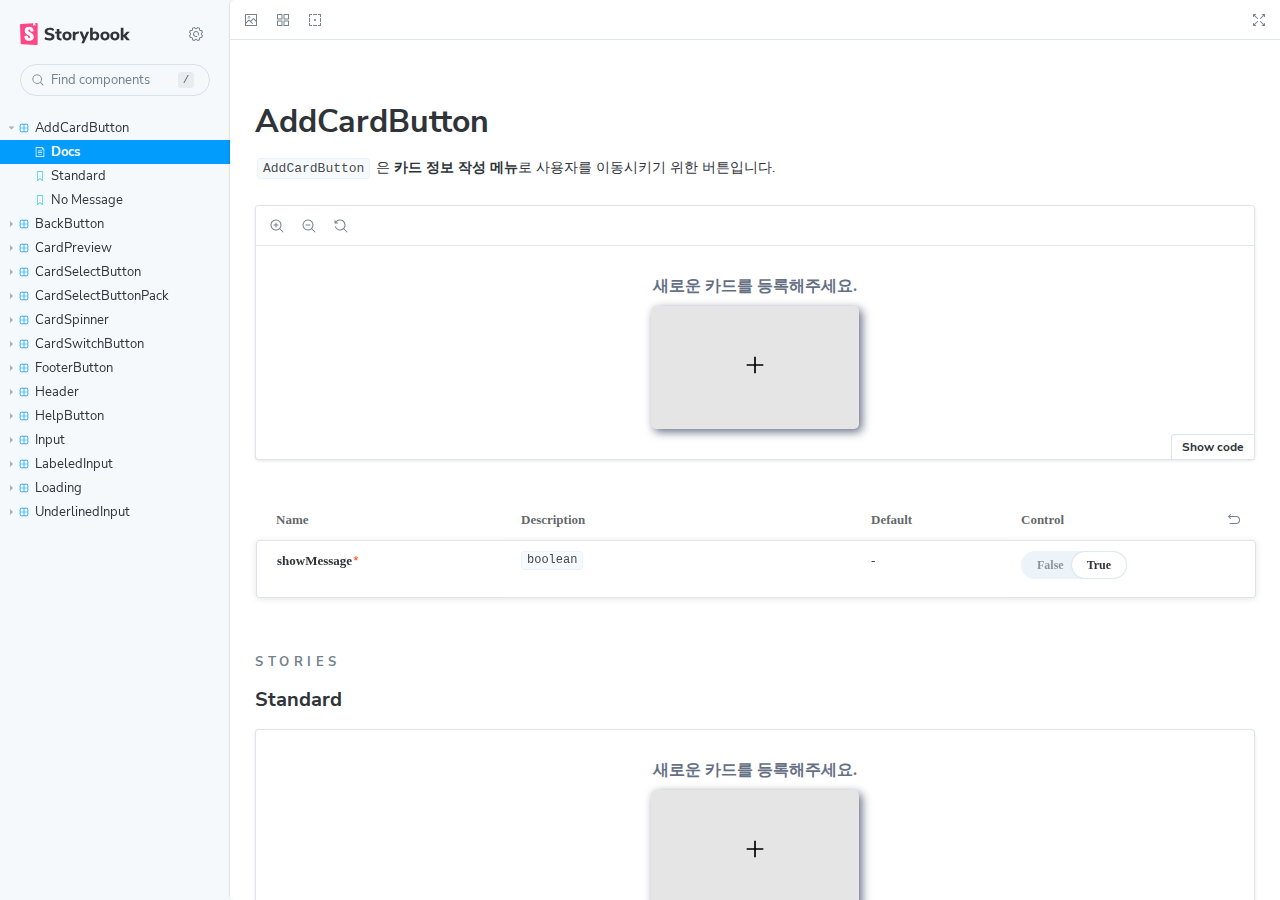
<file: storybook/index.html>
<!DOCTYPE html>
<html lang="en">
  <head>
    <meta charset="utf-8" />

    <title>@storybook/cli - Storybook</title>
    <meta name="viewport" content="width=device-width, initial-scale=1" />

    
    <link rel="icon" type="image/x-icon" href="./favicon.ico" />
    
    <link
      rel="prefetch"
      href="./sb-common-assets/nunito-sans-regular.woff2"
      as="font"
      type="font/woff2"
      crossorigin
    />
    <link
      rel="prefetch"
      href="./sb-common-assets/nunito-sans-bold.woff2"
      as="font"
      type="font/woff2"
      crossorigin
    />
    <link rel="stylesheet" href="./sb-common-assets/fonts.css" />

    <link href="./sb-manager/runtime.js" rel="modulepreload" />

    
    <link href="./sb-addons/links-0/manager-bundle.js" rel="modulepreload" />
    
    <link href="./sb-addons/essentials-controls-1/manager-bundle.js" rel="modulepreload" />
    
    <link href="./sb-addons/essentials-actions-2/manager-bundle.js" rel="modulepreload" />
    
    <link href="./sb-addons/essentials-backgrounds-3/manager-bundle.js" rel="modulepreload" />
    
    <link href="./sb-addons/essentials-viewport-4/manager-bundle.js" rel="modulepreload" />
    
    <link href="./sb-addons/essentials-toolbars-5/manager-bundle.js" rel="modulepreload" />
    
    <link href="./sb-addons/essentials-measure-6/manager-bundle.js" rel="modulepreload" />
    
    <link href="./sb-addons/essentials-outline-7/manager-bundle.js" rel="modulepreload" />
    
    <link href="./sb-addons/interactions-8/manager-bundle.js" rel="modulepreload" />
       

    <style>
      #storybook-root[hidden] {
        display: none !important;
      }
    </style>

    
  </head>
  <body>
    <div id="root"></div>

    
    <script>
      
        
          window['FEATURES'] = {
  "warnOnLegacyHierarchySeparator": true,
  "buildStoriesJson": false,
  "storyStoreV7": true,
  "argTypeTargetsV7": true,
  "legacyDecoratorFileOrder": false
};
        
      
        
          window['REFS'] = {};
        
      
        
          window['LOGLEVEL'] = "info";
        
      
        
          window['DOCS_OPTIONS'] = {
  "defaultName": "Docs",
  "autodocs": true
};
        
      
        
          window['CONFIG_TYPE'] = "PRODUCTION";
        
      
        
      
        
      
        
      
        
      
    </script>
    

    <script type="module">
      import './sb-manager/runtime.js';

      
      import './sb-addons/links-0/manager-bundle.js';
      
      import './sb-addons/essentials-controls-1/manager-bundle.js';
      
      import './sb-addons/essentials-actions-2/manager-bundle.js';
      
      import './sb-addons/essentials-backgrounds-3/manager-bundle.js';
      
      import './sb-addons/essentials-viewport-4/manager-bundle.js';
      
      import './sb-addons/essentials-toolbars-5/manager-bundle.js';
      
      import './sb-addons/essentials-measure-6/manager-bundle.js';
      
      import './sb-addons/essentials-outline-7/manager-bundle.js';
      
      import './sb-addons/interactions-8/manager-bundle.js';
      
    </script>

    <link href="./sb-preview/runtime.js" rel="prefetch" as="script" />
  </body>
</html>
</file>
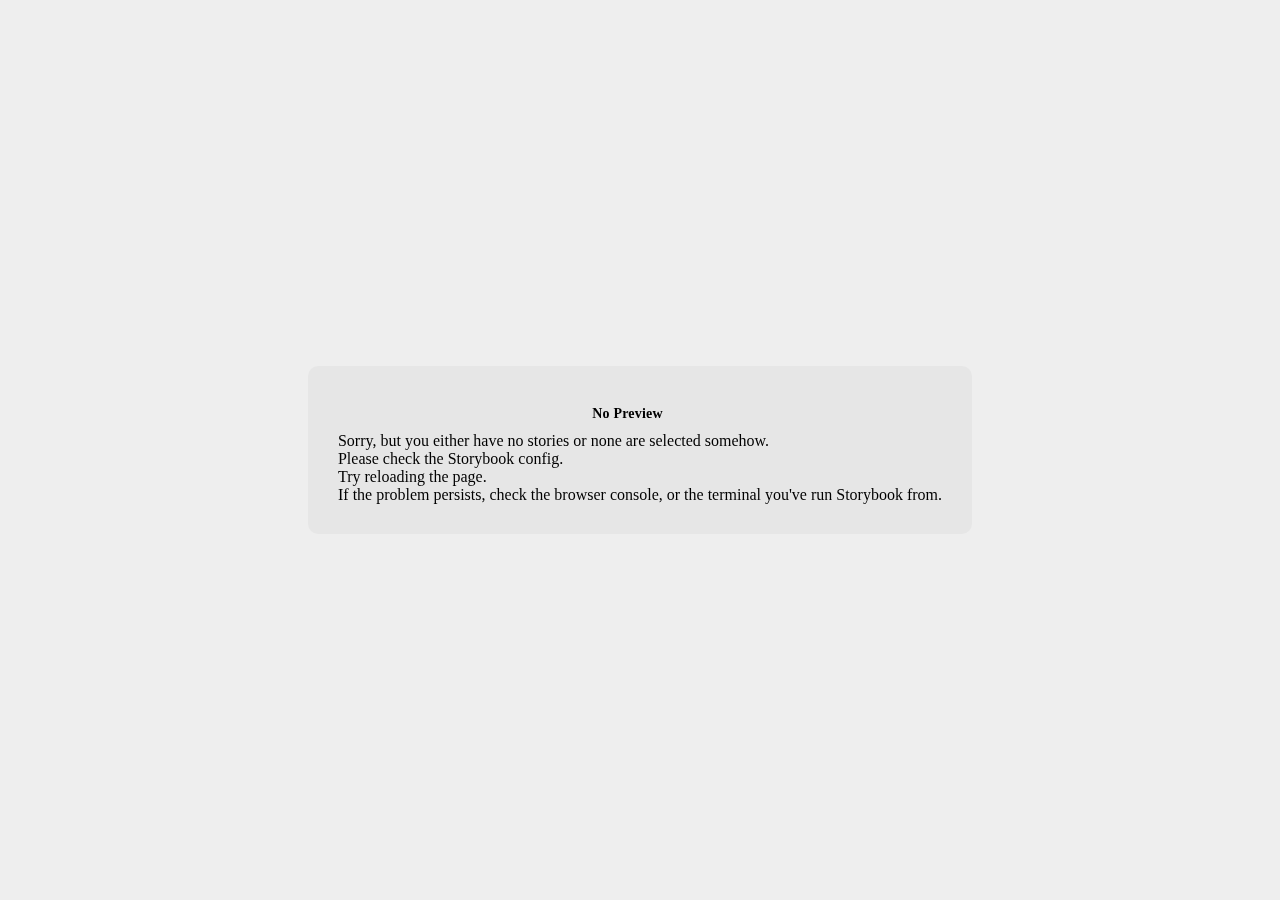
<file: storybook/iframe.html>
<!doctype html><html lang="en"><head><meta charset="utf-8"><title>Webpack App</title><meta name="viewport" content="width=device-width,initial-scale=1"><link rel="prefetch" href="./sb-common-assets/nunito-sans-regular.woff2" as="font" type="font/woff2" crossorigin><link rel="prefetch" href="./sb-common-assets/nunito-sans-italic.woff2" as="font" type="font/woff2" crossorigin><link rel="prefetch" href="./sb-common-assets/nunito-sans-bold.woff2" as="font" type="font/woff2" crossorigin><link rel="prefetch" href="./sb-common-assets/nunito-sans-bold-italic.woff2" as="font" type="font/woff2" crossorigin><link rel="stylesheet" href="./sb-common-assets/fonts.css"><base target="_parent"><style>/* While we aren't showing the main block yet, but still preparing, we want everything the user
     has rendered, which may or may not be in #storybook-root, to be display none */
  .sb-show-preparing-story:not(.sb-show-main) > :not(.sb-preparing-story) {
    display: none;
  }

  .sb-show-preparing-docs:not(.sb-show-main) > :not(.sb-preparing-docs) {
    display: none;
  }

  /* Hide our own blocks when we aren't supposed to be showing them */
  :not(.sb-show-preparing-story) > .sb-preparing-story,
  :not(.sb-show-preparing-docs) > .sb-preparing-docs,
  :not(.sb-show-nopreview) > .sb-nopreview,
  :not(.sb-show-errordisplay) > .sb-errordisplay {
    display: none;
  }

  .sb-show-main.sb-main-centered {
    margin: 0;
    display: flex;
    align-items: center;
    min-height: 100vh;
  }

  .sb-show-main.sb-main-centered #storybook-root {
    box-sizing: border-box;
    margin: auto;
    padding: 1rem;
    max-height: 100%; /* Hack for centering correctly in IE11 */
  }

  /* Vertical centering fix for IE11 */
  @media screen and (-ms-high-contrast: none), (-ms-high-contrast: active) {
    .sb-show-main.sb-main-centered:after {
      content: '';
      min-height: inherit;
      font-size: 0;
    }
  }

  .sb-show-main.sb-main-fullscreen {
    margin: 0;
    padding: 0;
    display: block;
  }

  .sb-show-main.sb-main-padded {
    margin: 0;
    padding: 1rem;
    display: block;
    box-sizing: border-box;
  }

  .sb-wrapper {
    position: fixed;
    top: 0;
    bottom: 0;
    left: 0;
    right: 0;
    padding: 20px;
    font-family: 'Nunito Sans', -apple-system, '.SFNSText-Regular', 'San Francisco',
      BlinkMacSystemFont, 'Segoe UI', 'Helvetica Neue', Helvetica, Arial, sans-serif;
    -webkit-font-smoothing: antialiased;
    overflow: auto;
  }

  .sb-heading {
    font-size: 14px;
    font-weight: 600;
    letter-spacing: 0.2px;
    margin: 10px 0;
    padding-right: 25px;
  }

  .sb-nopreview {
    display: flex;
    align-content: center;
    justify-content: center;
  }

  .sb-nopreview_main {
    margin: auto;
    padding: 30px;
    border-radius: 10px;
    background: rgba(0, 0, 0, 0.03);
  }

  .sb-nopreview_heading {
    text-align: center;
  }

  .sb-errordisplay {
    border: 20px solid rgb(187, 49, 49);
    background: #222;
    color: #fff;
    z-index: 999999;
  }

  .sb-errordisplay_code {
    padding: 10px;
    background: #000;
    color: #eee;
    font-family: 'Operator Mono', 'Fira Code Retina', 'Fira Code', 'FiraCode-Retina', 'Andale Mono',
      'Lucida Console', Consolas, Monaco, monospace;
  }

  .sb-errordisplay pre {
    white-space: pre-wrap;
  }

  @-webkit-keyframes sb-rotate360 {
    from {
      transform: rotate(0deg);
    }
    to {
      transform: rotate(360deg);
    }
  }
  @keyframes sb-rotate360 {
    from {
      transform: rotate(0deg);
    }
    to {
      transform: rotate(360deg);
    }
  }
  @-webkit-keyframes sb-glow {
    0%,
    100% {
      opacity: 1;
    }
    50% {
      opacity: 0.4;
    }
  }
  @keyframes sb-glow {
    0%,
    100% {
      opacity: 1;
    }
    50% {
      opacity: 0.4;
    }
  }

  /* We display the preparing loaders *over* the rendering story */
  .sb-preparing-story,
  .sb-preparing-docs {
    background-color: white;
    /* Maximum possible z-index. It would be better to use stacking contexts to ensure it's always
    on top, but this isn't possible as it would require making CSS changes that could affect user code */
    z-index: 2147483647;
  }

  .sb-loader {
    -webkit-animation: sb-rotate360 0.7s linear infinite;
    animation: sb-rotate360 0.7s linear infinite;
    border-color: rgba(97, 97, 97, 0.29);
    border-radius: 50%;
    border-style: solid;
    border-top-color: #646464;
    border-width: 2px;
    display: inline-block;
    height: 32px;
    left: 50%;
    margin-left: -16px;
    margin-top: -16px;
    mix-blend-mode: difference;
    overflow: hidden;
    position: absolute;
    top: 50%;
    transition: all 200ms ease-out;
    vertical-align: top;
    width: 32px;
    z-index: 4;
  }

  .sb-previewBlock {
    background: #fff;
    border: 1px solid rgba(0, 0, 0, 0.1);
    border-radius: 4px;
    box-shadow: rgba(0, 0, 0, 0.1) 0 1px 3px 0;
    margin: 25px auto 40px;
    max-width: 600px;
  }

  .sb-previewBlock_header {
    align-items: center;
    box-shadow: rgba(0, 0, 0, 0.1) 0 -1px 0 0 inset;
    display: flex;
    gap: 14px;
    height: 40px;
    padding: 0 12px;
  }

  .sb-previewBlock_icon {
    -webkit-animation: sb-glow 1.5s ease-in-out infinite;
    animation: sb-glow 1.5s ease-in-out infinite;
    background: #e6e6e6;
    height: 14px;
    width: 14px;
  }
  .sb-previewBlock_icon:last-child {
    margin-left: auto;
  }

  .sb-previewBlock_body {
    -webkit-animation: sb-glow 1.5s ease-in-out infinite;
    animation: sb-glow 1.5s ease-in-out infinite;
    height: 182px;
    position: relative;
  }

  .sb-argstableBlock {
    border-collapse: collapse;
    border-spacing: 0;
    font-size: 13px;
    line-height: 20px;
    margin: 25px auto 40px;
    max-width: 600px;
    text-align: left;
    width: 100%;
  }
  .sb-argstableBlock th:first-of-type,
  .sb-argstableBlock td:first-of-type {
    padding-left: 20px;
  }
  .sb-argstableBlock th:nth-of-type(2),
  .sb-argstableBlock td:nth-of-type(2) {
    width: 35%;
  }
  .sb-argstableBlock th:nth-of-type(3),
  .sb-argstableBlock td:nth-of-type(3) {
    width: 15%;
  }
  .sb-argstableBlock th:last-of-type,
  .sb-argstableBlock td:last-of-type {
    width: 25%;
    padding-right: 20px;
  }
  .sb-argstableBlock th span,
  .sb-argstableBlock td span {
    -webkit-animation: sb-glow 1.5s ease-in-out infinite;
    animation: sb-glow 1.5s ease-in-out infinite;
    background-color: rgba(0, 0, 0, 0.1);
    border-radius: 0;
    box-shadow: none;
    color: transparent;
  }
  .sb-argstableBlock th {
    padding: 10px 15px;
  }

  .sb-argstableBlock-body {
    border-radius: 4px;
    box-shadow: rgba(0, 0, 0, 0.1) 0 1px 3px 1px, rgba(0, 0, 0, 0.065) 0 0 0 1px;
  }
  .sb-argstableBlock-body tr {
    background: transparent;
    overflow: hidden;
  }
  .sb-argstableBlock-body tr:not(:first-child) {
    border-top: 1px solid #e6e6e6;
  }
  .sb-argstableBlock-body tr:first-child td:first-child {
    border-top-left-radius: 4px;
  }
  .sb-argstableBlock-body tr:first-child td:last-child {
    border-top-right-radius: 4px;
  }
  .sb-argstableBlock-body tr:last-child td:first-child {
    border-bottom-left-radius: 4px;
  }
  .sb-argstableBlock-body tr:last-child td:last-child {
    border-bottom-right-radius: 4px;
  }
  .sb-argstableBlock-body td {
    background: #fff;
    padding-bottom: 10px;
    padding-top: 10px;
    vertical-align: top;
  }
  .sb-argstableBlock-body td:not(:first-of-type) {
    padding-left: 15px;
    padding-right: 15px;
  }
  .sb-argstableBlock-body button {
    -webkit-animation: sb-glow 1.5s ease-in-out infinite;
    animation: sb-glow 1.5s ease-in-out infinite;
    background-color: rgba(0, 0, 0, 0.1);
    border: 0;
    border-radius: 0;
    box-shadow: none;
    color: transparent;
    display: inline;
    font-size: 12px;
    line-height: 1;
    padding: 10px 16px;
  }

  .sb-argstableBlock-summary {
    margin-top: 4px;
  }

  .sb-argstableBlock-code {
    margin-right: 4px;
    margin-bottom: 4px;
    padding: 2px 5px;
  }</style><script>/* globals window */
  /* eslint-disable no-underscore-dangle */
  try {
    if (window.top !== window) {
      window.__REACT_DEVTOOLS_GLOBAL_HOOK__ = window.top.__REACT_DEVTOOLS_GLOBAL_HOOK__;
      window.__VUE_DEVTOOLS_GLOBAL_HOOK__ = window.top.__VUE_DEVTOOLS_GLOBAL_HOOK__;
      window.top.__VUE_DEVTOOLS_CONTEXT__ = window.document;
    }
  } catch (e) {
    // eslint-disable-next-line no-console
    console.warn('unable to connect to top frame for connecting dev tools');
  }</script><link href="static/css/main.e159d7f5.css" rel="stylesheet"><style>#storybook-root[hidden],
      #storybook-docs[hidden] {
        display: none !important;
      }</style></head><body><div class="sb-preparing-story sb-wrapper"><div class="sb-loader"></div></div><div class="sb-preparing-docs sb-wrapper"><div class="sb-previewBlock"><div class="sb-previewBlock_header"><div class="sb-previewBlock_icon"></div><div class="sb-previewBlock_icon"></div><div class="sb-previewBlock_icon"></div><div class="sb-previewBlock_icon"></div></div><div class="sb-previewBlock_body"><div class="sb-loader"></div></div></div><table aria-hidden="true" class="sb-argstableBlock"><thead class="sb-argstableBlock-head"><tr><th><span>Name</span></th><th><span>Description</span></th><th><span>Default</span></th><th><span>Control</span></th></tr></thead><tbody class="sb-argstableBlock-body"><tr><td><span>propertyName</span><span title="Required">*</span></td><td><div><span>This is a short description</span></div><div class="sb-argstableBlock-summary"><div><span class="sb-argstableBlock-code">summary</span></div></div></td><td><div><span class="sb-argstableBlock-code">defaultValue</span></div></td><td><button>Set string</button></td></tr><tr><td><span>propertyName</span><span>*</span></td><td><div><span>This is a short description</span></div><div class="sb-argstableBlock-summary"><div><span class="sb-argstableBlock-code">summary</span></div></div></td><td><div><span class="sb-argstableBlock-code">defaultValue</span></div></td><td><button>Set string</button></td></tr><tr><td><span>propertyName</span><span>*</span></td><td><div><span>This is a short description</span></div><div class="sb-argstableBlock-summary"><div><span class="sb-argstableBlock-code">summary</span></div></div></td><td><div><span class="sb-argstableBlock-code">defaultValue</span></div></td><td><button>Set string</button></td></tr></tbody></table></div><div class="sb-nopreview sb-wrapper"><div class="sb-nopreview_main"><h1 class="sb-nopreview_heading sb-heading">No Preview</h1><p>Sorry, but you either have no stories or none are selected somehow.</p><ul><li>Please check the Storybook config.</li><li>Try reloading the page.</li></ul><p>If the problem persists, check the browser console, or the terminal you've run Storybook from.</p></div></div><div class="sb-errordisplay sb-wrapper"><pre id="error-message" class="sb-heading"></pre><pre class="sb-errordisplay_code"><code id="error-stack"></code></pre></div><div id="storybook-root"></div><div id="storybook-docs"></div><script>window['CONFIG_TYPE'] = "PRODUCTION";
          
      
          
            window['LOGLEVEL'] = "info";
          
      
          
            window['FRAMEWORK_OPTIONS'] = {"name":"@storybook/react-webpack5","options":{"legacyRootApi":true}};
          
      
          
      
          
            window['FEATURES'] = {"warnOnLegacyHierarchySeparator":true,"buildStoriesJson":false,"storyStoreV7":true,"argTypeTargetsV7":true,"legacyDecoratorFileOrder":false};
          
      
          
      
          
            window['STORIES'] = [{"titlePrefix":"","directory":"./src","files":"**/*.mdx","importPathMatcher":"^\\.[\\\\/](?:src(?:\\/(?!\\.)(?:(?:(?!(?:^|\\/)\\.).)*?)\\/|\\/|$)(?!\\.)(?=.)[^/]*?\\.mdx)$"},{"titlePrefix":"","directory":"./src","files":"**/*.stories.@(js|jsx|ts|tsx)","importPathMatcher":"^\\.[\\\\/](?:src(?:\\/(?!\\.)(?:(?:(?!(?:^|\\/)\\.).)*?)\\/|\\/|$)(?!\\.)(?=.)[^/]*?\\.stories\\.(js|jsx|ts|tsx))$"}];
          
      
          
            window['DOCS_OPTIONS'] = {"defaultName":"Docs","autodocs":true};</script><script type="module">import './sb-preview/runtime.js';

      
      import './runtime~main.41dd8e39.iframe.bundle.js';
      
      import './866.49f1770d.iframe.bundle.js';
      
      import './main.14eff649.iframe.bundle.js';</script></body></html>
</file>
<file: storybook/sb-common-assets/fonts.css>
@font-face {
  font-family: 'Nunito Sans';
  font-style: normal;
  font-weight: 400;
  font-display: swap;
  src: url('./nunito-sans-regular.woff2') format('woff2');
}

@font-face {
  font-family: 'Nunito Sans';
  font-style: italic;
  font-weight: 400;
  font-display: swap;
  src: url('./nunito-sans-italic.woff2') format('woff2');
}

@font-face {
  font-family: 'Nunito Sans';
  font-style: normal;
  font-weight: 700;
  font-display: swap;
  src: url('./nunito-sans-bold.woff2') format('woff2');
}

@font-face {
  font-family: 'Nunito Sans';
  font-style: italic;
  font-weight: 700;
  font-display: swap;
  src: url('./nunito-sans-bold-italic.woff2') format('woff2');
}
</file>
<file: storybook/static/css/main.e159d7f5.css>
:root {
  --gold-color: #cbba64;
  --gray-with-slight-purple: #ecebf1;
  --gray-100: #eeeeee;
  --gray-200: #e5e5e5;
  --gray-300: #667085;
  --gray-400: #344054;
  --gray-500: #000000;
}

* {
  padding: 0;
  margin: 0;
  box-sizing: border-box;
}

body {
  display: flex;
  flex-direction: column;
  align-items: center;
  justify-content: center;
  background-color: #eeeeee;
  background-color: var(--gray-100);
}

div,
span,
input,
p,
button {
  font-family: 'Pretendard';
}

ul,
li {
  list-style: none;
}


/*# sourceMappingURL=main.e159d7f5.css.map*/
</file>
